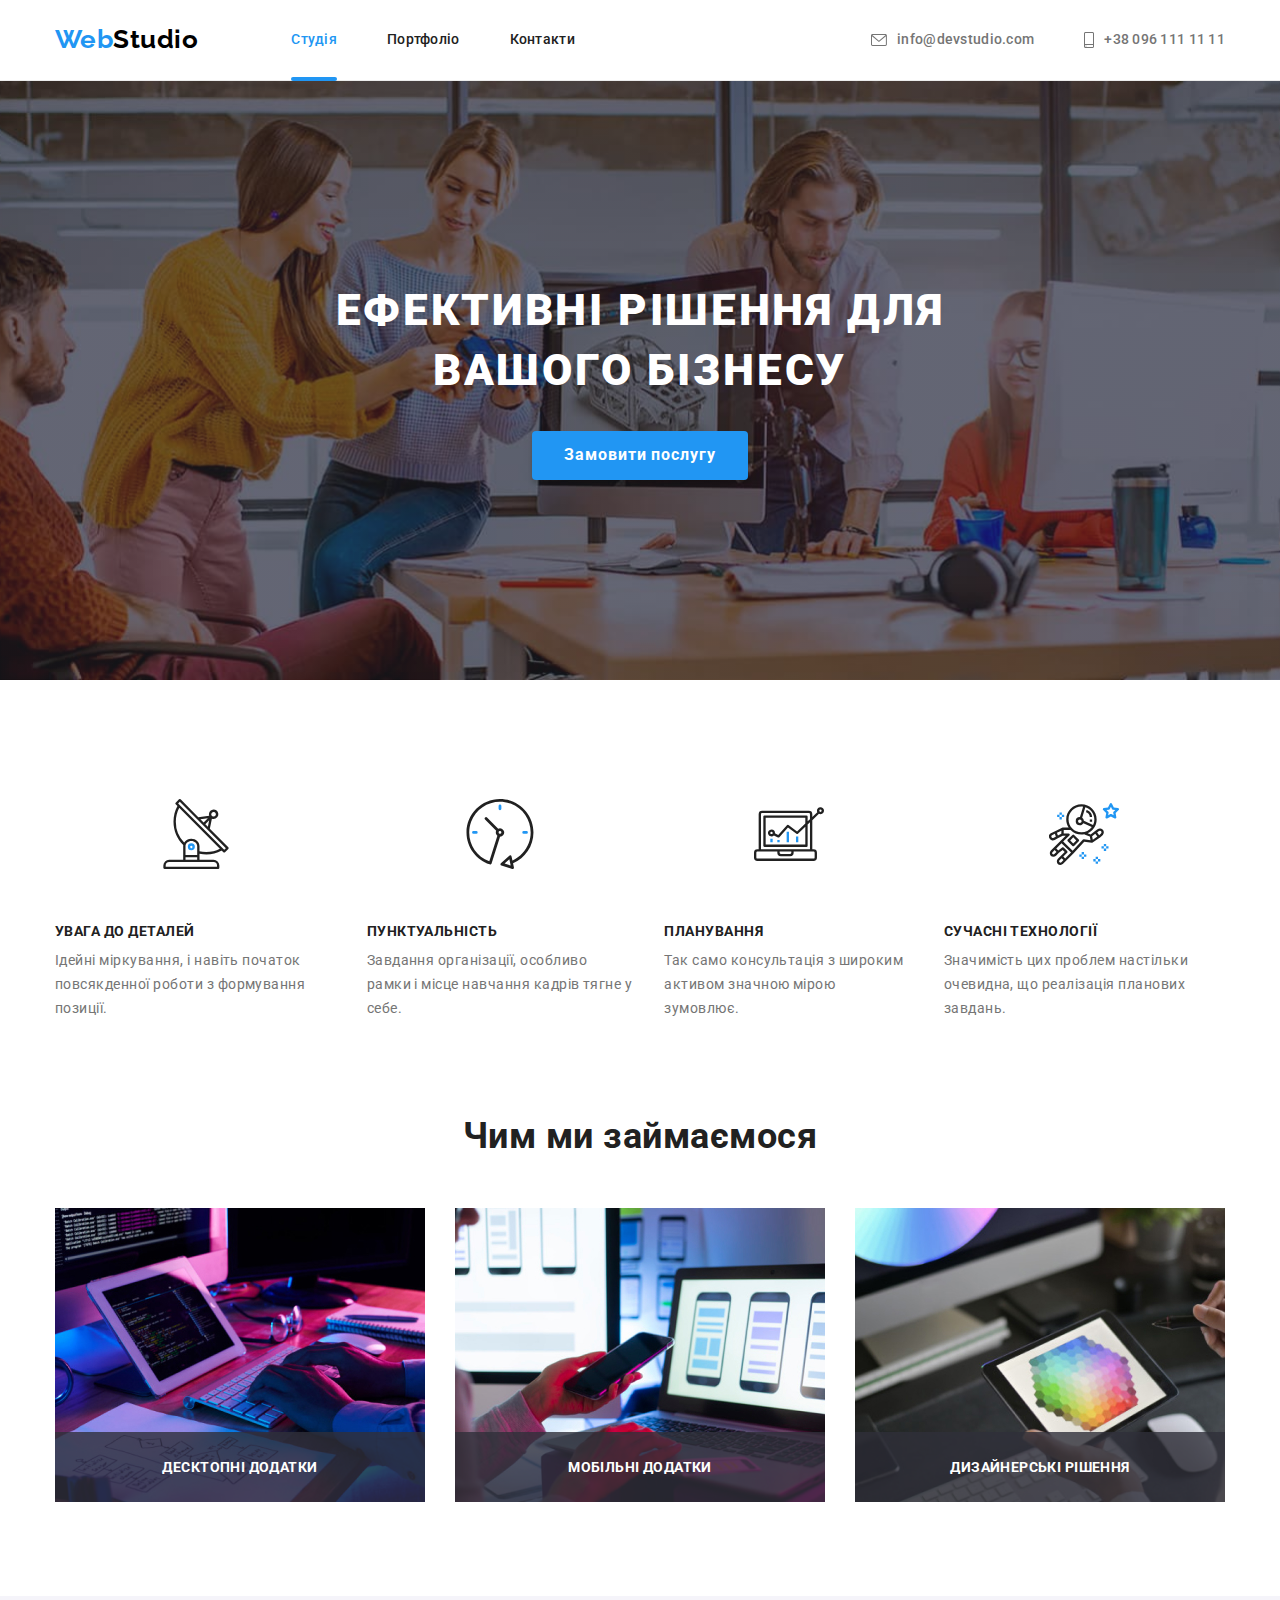
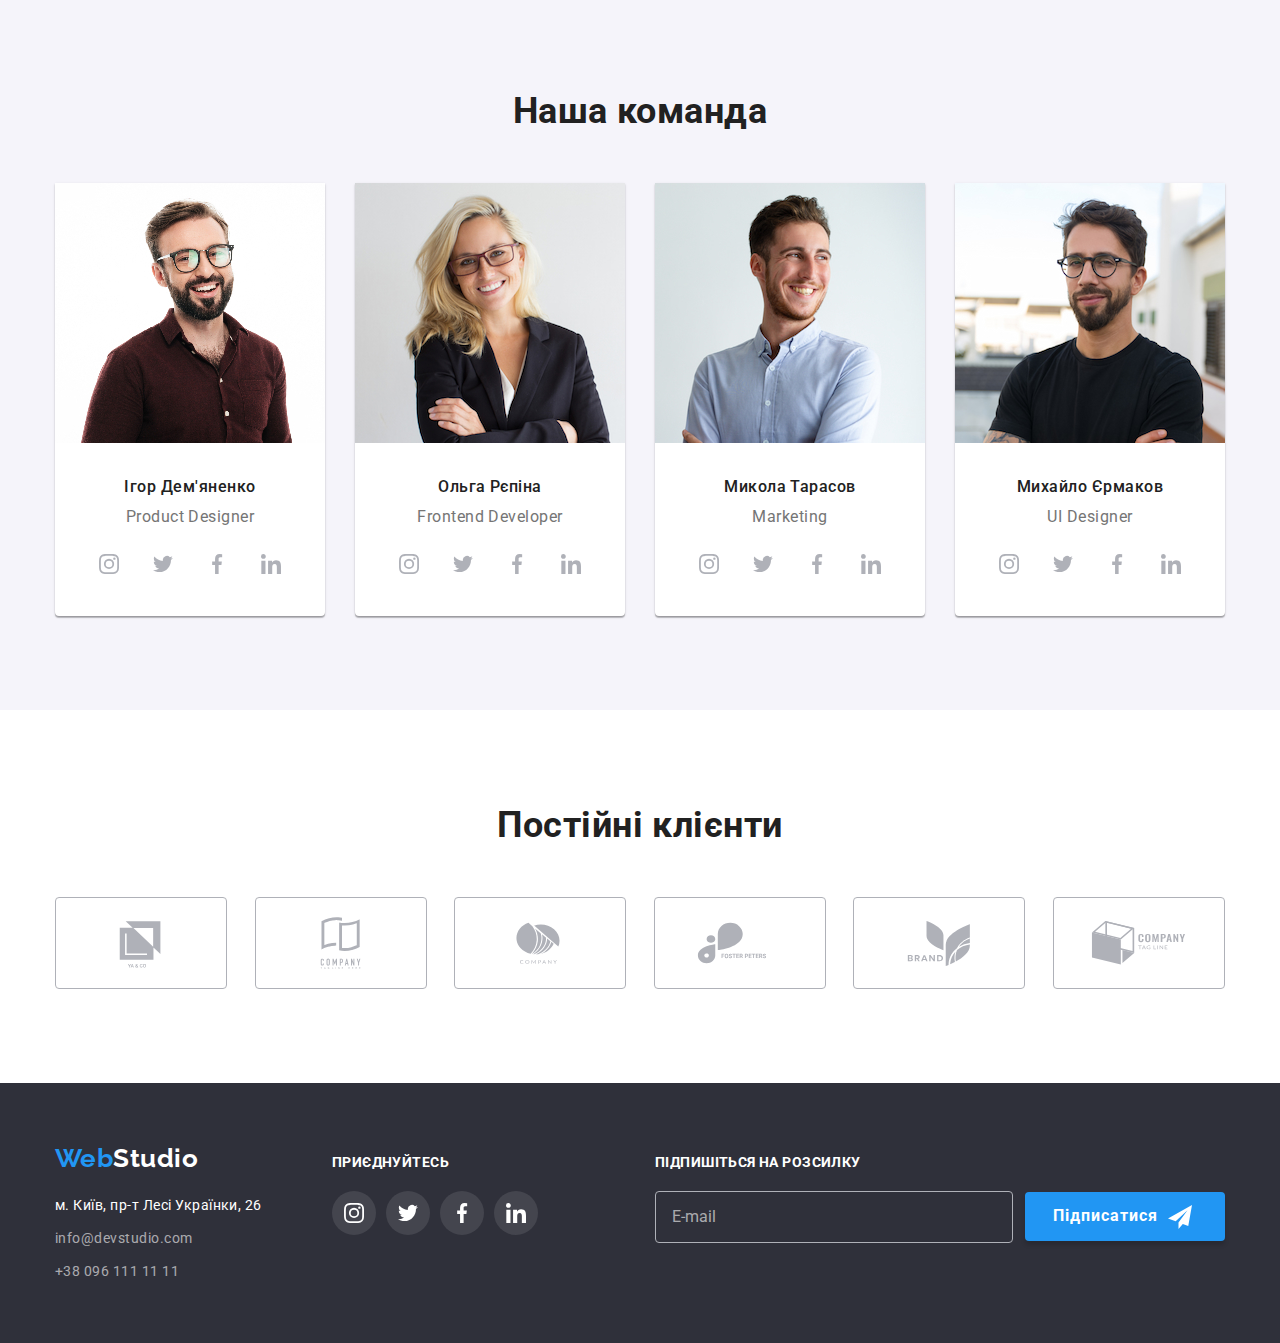
<file: index.html>
<!DOCTYPE html>
<html lang="uk">
  <head>
    <meta charset="UTF-8"/>
    <meta http-equiv="X-UA-Compatible" content="IE=edge"/>
    <meta name="viewport" content="width=device-width, initial-scale=1.0"/>
    <title>WebStudio</title>
    <link
      href="https://fonts.googleapis.com/css2?family=Raleway:wght@700&family=Roboto:wght@400;500;700;900&display=swap"
      rel="stylesheet"/>
    <link rel="stylesheet" href="./css/main.min.css"/>
  </head>
  <body>
    <!--Top Line-->
    <header class="top-line">
      <div class="container page-header">
        <a class="logo" href="/">Web<span class="logo-header">Studio</span></a>
        <nav>
          <!-- Menu navigation -->
          <ul class="site-nav list">
            <li class="site-nav__item"><a class="site-nav__link link current" href="./index.html">Студія</a></li>
            <li class="site-nav__item"><a class="site-nav__link link" href="./portfolio.html">Портфоліо</a></li>
            <li class="site-nav__item"><a class="site-nav__link link" href="">Контакти</a></li>
          </ul>
        </nav>
        <!--Contacts-->
        <ul class="contacts__list list">
          <li class="contacts__item">
            <a class="contacts__link link" href="mailto:info@devstudio.com">
              <svg class="contacts__icon" width="16" height="12">
                <use href="./images/icons.svg#icon-envelope"></use></svg>info@devstudio.com</a>
          </li>
          <li class="contacts__item">
            <a class="contacts__link link" href="tel:+380961111111">
              <svg class="contacts__icon" width="10" height="16">
                <use href="./images/icons.svg#icon-smartphone"></use></svg>+38 096 111 11 11</a>
          </li>
        </ul>
      </div>
    </header>
    <main>
      <!--Герой-->
      <section class="hero">
        <h1 class="hero__title">Ефективні рішення для вашого бізнесу</h1>
        <button class="button hero__button" data-modal-open type="button">Замовити послугу</button>
      </section>
      <!--Особливості///Прихований заголовок-->
      <section class="features">
        <div class="container">
          <h2 hidden class="features__title">Особливості</h2>
          <ul class="features__list list">
            <li class="features__item">
              <div class="features__icon">
                <svg width="70" height="70">
                  <use href="./images/icons.svg#icon-antenna"></use>
                </svg>
              </div>
              <h3 class="features__title">УВАГА ДО ДЕТАЛЕЙ</h3>
              <p class="features__description">
                Ідейні міркування, і навіть початок повсякденної роботи з
                формування позиції.
              </p>
            </li>
            <li class="features__item">
              <div class="features__icon">
                <svg width="70" height="70">
                  <use href="./images/icons.svg#icon-clock"></use>
                </svg>
              </div>
              <h3 class="features__title">ПУНКТУАЛЬНІСТЬ</h3>
              <p class="features__description">
                Завдання організації, особливо рамки і місце навчання кадрів
                тягне у себе.
              </p>
            </li>
            <li class="features__item">
              <div class="features__icon">
                <svg width="70" height="70">
                  <use href="./images/icons.svg#icon-diagram"></use>
                </svg>
              </div>
              <h3 class="features__title">ПЛАНУВАННЯ</h3>
              <p class="features__description">
                Так само консультація з широким активом значною мірою зумовлює.
              </p>
            </li>
            <li class="features__item">
              <div class="features__icon">
                <svg width="70" height="70">
                  <use href="./images/icons.svg#icon-astronaut"></use>
                </svg>
              </div>
              <h3 class="features__title">СУЧАСНІ ТЕХНОЛОГІЇ</h3>
              <p class="features__description">
                Значимість цих проблем настільки очевидна, що реалізація
                планових завдань.
              </p>
            </li>
          </ul>
        </div>
      </section>
      <!--Чим ми займаємося-->
      <section class="work">
        <div class="container">
          <h2 class="work__title">Чим ми займаємося</h2>
          <ul class="work__list list">
            <li class="work__item">
              <img
                class="work__image"
                src="./images/close-up-image-programer-working-his-desk-office_1098-18707.jpg"
                alt="Програміст працює за комп'ютером в офісі"
                width="370"
              />
              <div class="work__text-box">
                <p class="text">Десктопні додатки</p>
              </div>
            </li>
            <li class="work__item">
              <img
                class="work__image"
                src="./images/web-ui-designers-are-developing-application-smartphones-team-creators-is-working-interface-mobile-phones_8119-2713.jpg"
                alt="Веб дизайнер розробляє інтерфейс програми для смартфону"
                width="370"
              />
              <div class="work__text-box"> 
                <p class="text">Мобільні додатки</p>
              </div>
            </li>
            <li class="work__item">
              <img
                class="work__image"
                src="./images/creative-artist-web-design-with-working-colour-selection-graphic-tablet_35674-1119.jpg"
                alt="Веб дизайнер обирає колір з палітри на планшеті"
                width="370"
              />
              <div class="work__text-box">
                <p class="text">Дизайнерські рішення</p>
              </div>
            </li>
          </ul>
        </div>
      </section>
      <!--Наша команда-->
      <section class="team">
        <div class="container">
          <h2 class="team__title">Наша команда</h2>
          <ul class="team__list list">
            <li class="team__item cards">
              <img
                class="cards__image"
                src="./images/4853.jpg"
                alt="Photo"
                width="270"
              />
              <div class="cards__text">
                <h3 class="cards__title">Ігор Дем'яненко</h3>
                <p class="cards__captions" lang="en">Product Designer</p>
                <ul class="social list">
                  <li class="social__item">
                    <a
                      class="social__link link"
                      href="http://instagram.com"
                      target="_blank"
                      rel="noopener noreferrer"
                    >
                      <svg class="social__icon" width="20" height="20">
                        <use href="./images/icons.svg#icon-instagram"></use>
                      </svg>
                    </a>
                  </li>
                  <li class="social__item">
                    <a
                      class="social__link link"
                      href="http://twitter.com"
                      target="_blank"
                      rel="noopener noreferrer"
                    >
                      <svg class="social__icon" width="20" height="20">
                        <use href="./images/icons.svg#icon-twitter"></use>
                      </svg>
                    </a>
                  </li>
                  <li class="social__item">
                    <a
                      class="social__link link"
                      href="http://facebook.com"
                      target="_blank"
                      rel="noopener noreferrer"
                    >
                      <svg class="social__icon" width="20" height="20">
                        <use href="./images/icons.svg#icon-facebook"></use>
                      </svg>
                    </a>
                  </li>
                  <li class="social__item">
                    <a
                      class="social__link link"
                      href="http://LinkedIn.com"
                      target="_blank"
                      rel="noopener noreferrer"
                    >
                      <svg class="social__icon" width="20" height="20">
                        <use href="./images/icons.svg#icon-linkedin"></use>
                      </svg>
                    </a>
                  </li>
                </ul>
              </div>
            </li>
            <li class="team__item cards">
              <img
                class="cards__image"
                src="./images/5844.jpg"
                alt="Photo"
                width="270"
              />
              <div class="cards__text">
                <h3 class="cards__title">Ольга Рєпіна</h3>
                <p class="cards__captions" lang="en">Frontend Developer</p>

              <ul class="social list">
                <li class="social__item">
                  <a
                    class="social__link"
                    href="http://instagram.com"
                    target="_blank"
                    rel="noopener noreferrer"
                  >
                    <svg class="social__icon" width="20" height="20">
                      <use href="./images/icons.svg#icon-instagram"></use>
                    </svg>
                  </a>
                </li>
                <li class="social__item">
                  <a
                    class="social__link"
                    href="http://twitter.com"
                    target="_blank"
                    rel="noopener noreferrer"
                  >
                    <svg class="social__icon" width="20" height="20">
                      <use href="./images/icons.svg#icon-twitter"></use>
                    </svg>
                  </a>
                </li>
                <li class="social__item">
                  <a
                    class="social__link"
                    href="http://facebook.com"
                    target="_blank"
                    rel="noopener noreferrer"
                  >
                    <svg class="social__icon" width="20" height="20">
                      <use href="./images/icons.svg#icon-facebook"></use>
                    </svg>
                  </a>
                </li>
                <li class="social__item">
                  <a
                    class="social__link"
                    href="http://LinkedIn.com"
                    target="_blank"
                    rel="noopener noreferrer"
                  >
                    <svg class="social__icon" width="20" height="20">
                      <use href="./images/icons.svg#icon-linkedin"></use>
                    </svg>
                  </a>
                </li>
              </ul>
              </div>
            </li>
            <li class="team__item cards">
              <img
                class="image"
                src="./images/16166.jpg"
                alt="Photo"
                width="270"
              />
              <div class="cards__text">
                <h3 class="cards__title">Микола Тарасов</h3>
                <p class="cards__captions" lang="en">Marketing</p>
              
              <ul class="social list">
                <li class="social__item">
                  <a
                    class="social__link"
                    href="http://instagram.com"
                    target="_blank"
                    rel="noopener noreferrer"
                  >
                    <svg class="social__icon" width="20" height="20">
                      <use href="./images/icons.svg#icon-instagram"></use>
                    </svg>
                  </a>
                </li>
                <li class="social__item">
                  <a
                    class="social__link link"
                    href="http://twitter.com"
                    target="_blank"
                    rel="noopener noreferrer"
                  >
                    <svg class="social__icon" width="20" height="20">
                      <use href="./images/icons.svg#icon-twitter"></use>
                    </svg>
                  </a>
                </li>
                <li class="social__item">
                  <a
                    class="social__link link"
                    href="http://facebook.com"
                    target="_blank"
                    rel="noopener noreferrer"
                  >
                    <svg class="social__icon" width="20" height="20">
                      <use href="./images/icons.svg#icon-facebook"></use>
                    </svg>
                  </a>
                </li>
                <li class="social__item">
                  <a
                    class="social__link link"
                    href="http://LinkedIn.com"
                    target="_blank"
                    rel="noopener noreferrer"
                  >
                    <svg class="social__icon" width="20" height="20">
                      <use href="./images/icons.svg#icon-linkedin"></use>
                    </svg>
                  </a>
                </li>
              </ul>
              </div>
            </li>
            <li class="team__item cards">
              <img
                class="cards__image"
                src="./images/2968.jpg"
                alt="Photo"
                width="270"
              />
              <div class="cards__text">
                <h3 class="cards__title">Михайло Єрмаков</h3>
                <p class="cards__captions" lang="en">UI Designer</p>
              
              <ul class="social list">
                <li class="social__item">
                  <a
                    class="social__link link"
                    href="http://instagram.com"
                    target="_blank"
                    rel="noopener noreferrer"
                  >
                    <svg class="social__icon" width="20" height="20">
                      <use href="./images/icons.svg#icon-instagram"></use>
                    </svg>
                  </a>
                </li>
                <li class="social__item">
                  <a
                    class="social__link link"
                    href="http://twitter.com"
                    target="_blank"
                    rel="noopener noreferrer"
                  >
                    <svg class="social__icon" width="20" height="20">
                      <use href="./images/icons.svg#icon-twitter"></use>
                    </svg>
                  </a>
                </li>
                <li class="social__item">
                  <a
                    class="social__link link"
                    href="http://facebook.com"
                    target="_blank"
                    rel="noopener noreferrer"
                  >
                    <svg class="social__icon" width="20" height="20">
                      <use href="./images/icons.svg#icon-facebook"></use>
                    </svg>
                  </a>
                </li>
                <li class="social__item">
                  <a
                    class="social__link"
                    href="http://LinkedIn.com"
                    target="_blank"
                    rel="noopener noreferrer"
                  >
                    <svg class="social__icon" width="20" height="20">
                      <use href="./images/icons.svg#icon-linkedin"></use>
                    </svg>
                  </a>
                </li>
              </ul>
              </div>
            </li>
          </ul>
        </div>
      </section>
      <!--------------------------- Постійні клієнти -------------------------------------->
      <section class="clients">
        <div class="container">
          <h2 class="clients__title">Постійні клієнти</h2>
          <ul class="clients__list list">
            <li class="clients__item">
              <a
                class="clients__link link"
                href="http://"
                target="_blank"
                rel="noopener noreferrer"
              >
                <svg class="clients__icon" width="106" height="60">
                  <use href="./images/icons.svg#icon-logo-1"></use>
                </svg>
              </a>
            </li>
            <li class="clients__item">
              <a
                class="clients__link link"
                href="http://"
                target="_blank"
                rel="noopener noreferrer"
              >
                <svg class="clients__icon" width="106" height="60">
                  <use href="./images/icons.svg#icon-logo-2"></use>
                </svg>
              </a>
            </li>
            <li class="clients__item">
              <a
                class="clients__link link"
                href="http://"
                target="_blank"
                rel="noopener noreferrer"
              >
                <svg class="clients__icon" width="106" height="60">
                  <use href="./images/icons.svg#icon-logo-3"></use>
                </svg>
              </a>
            </li>
            <li class="clients__item">
              <a
                class="clients__link link"
                href="http://"
                target="_blank"
                rel="noopener noreferrer"
              >
                <svg class="clients__icon" width="106" height="60">
                  <use href="./images/icons.svg#icon-logo-4"></use>
                </svg>
              </a>
            </li>
            <li class="clients__item">
              <a
                class="clients__link link"
                href="http://"
                target="_blank"
                rel="noopener noreferrer"
              >
                <svg class="clients__icon" width="106" height="60">
                  <use href="./images/icons.svg#icon-logo-5"></use>
                </svg>
              </a>
            </li>
            <li class="clients__item">
              <a
                class="clients__link link"
                href="http://"
                target="_blank"
                rel="noopener noreferrer"
              >
                <svg class="clients__icon" width="106" height="60">
                  <use href="./images/icons.svg#icon-logo-6"></use>
                </svg>
              </a>
            </li>
          </ul>
        </div>
      </section>
    </main>
    <!--Підвал-->
    <footer class="footer">
      <div class="container">
        <div class="footer__flex">
          <div class="footer__contacts">
            <a class="logo" href="/"
              >Web<span class="logo-footer">Studio</span></a
            >
            <address>
              <ul class="address__list list">
                <li class="address__item">м. Київ, пр-т Лесі Українки, 26</li>
                <li class="address__item">
                  <a class="address__link link" href="mailto:info@devstudio.com"
                    >info@devstudio.com</a
                  >
                </li>
                <li class="address__item">
                  <a class="address__link link" href="tel:+380961111111">+38 096 111 11 11</a>
                </li>
              </ul>
            </address>
          </div>
          <div class="footer__social">
            <span class="social__title">Приєднуйтесь</span>
            <ul class="footer-icon list">
              <li class="footer-icon__item">
                <a
                  class="footer-icon__link link"
                  href="http://instagram.com"
                  target="_blank"
                  rel="noopener noreferrer"
                >
                  <svg class="footer-icon__icon" width="20" height="20">
                    <use href="./images/icons.svg#icon-instagram"></use>
                  </svg>
                </a>
              </li>
              <li class="footer-icon__item">
                <a
                  class="footer-icon__link link"
                  href="http://twitter.com"
                  target="_blank"
                  rel="noopener noreferrer"
                >
                  <svg class="footer-icon__icon" width="20" height="20">
                    <use href="./images/icons.svg#icon-twitter"></use>
                  </svg>
                </a>
              </li>
              <li class="footer-icon__item">
                <a
                  class="footer-icon__link link"
                  href="http://facebook.com"
                  target="_blank"
                  rel="noopener noreferrer"
                >
                  <svg class="footer-icon__icon" width="20" height="20">
                    <use href="./images/icons.svg#icon-facebook"></use>
                  </svg>
                </a>
              </li>
              <li class="footer-icon__item">
                <a
                  class="footer-icon__link link"
                  href="http://LinkedIn.com"
                  target="_blank"
                  rel="noopener noreferrer"
                >
                  <svg class="footer-icon__icon" width="20" height="20">
                    <use href="./images/icons.svg#icon-linkedin"></use>
                  </svg>
                </a>
              </li>
            </ul>
          </div>
          <div class="footer__push push">
            <span class="push__title">Підпишіться на розсилку</span>
            <form>
              <div class="push__form form">
                <label for="push" class="form__label">
                  <input type="email" name="email" id="push" class="form__input" placeholder="E-mail">
                </label>
                <button type="submit" class="form__button button">Підписатися
                  <svg width="24" height="24" class="form__icon">
                    <use href="./images/icons.svg#icon-send"></use>
                  </svg>
              </div>
              </button>
            </form>
          </div>
        </div>
      </div>
    </footer>
    <!-- modal -->
    <div class="backdrop is-hidden" data-modal>
      <div class="modal">
        <button class="modal-close__button" type="button" data-modal-close>
          <svg class="modal-close__icon" width="18" height="18">
            <use href="./images/icons.svg#icon-close"></use>
          </svg>
        </button>
        <!--Form  -->
        <form class="modal-form" autocomplete="off">
          <h2 class="modal-form__title">Залиште свої дані, ми вам передзвонимо</h2>
            <ul class="modal-form__list list">
              <li class="modal-form__item">
                <label for="name" class="modal-form__label">Ім'я</label>
                  <div class="form-item">
                    <input class="form-item__input" id="name" type="text" name="name">
                    <svg class="form-item__icon" width="18" height="18">
                      <use href="./images/icons.svg#icon-person"></use>
                    </svg>
                </div>
              </li>
            <li class="modal-form__item">
              <label for="tel" class="modal-form__label">Телефон</label>
              <div class="form-item">
                  <input class="form-item__input" type="tel" id="tel" name="tel">
                  <svg class="form-item__icon" width="18" height="18">
                    <use href="./images/icons.svg#icon-phone"></use>
                  </svg>
              </div>
            </li>
              
            <li class="modal-form__item">
              <label for="mail" class="modal-form__label">Пошта</label>
              <div class="form-item">
                  <input class="form-item__input" type="email" id="mail" name="mail">
                  <svg class="form-item__icon" width="18" height="18">
                    <use href="./images/icons.svg#icon-email"></use>
                  </svg>
              </div>   
            </li>
            <li class="modal-form__item">
              <label for="comment" class="modal-form__label">Коментар</label>
              <textarea class="modal-form__comment" id="comment" name="comment" cols="30" rows="10" placeholder="Введіть текст"></textarea>
            </li>
            </ul>
            <div class="privacy-policy">
              <label class="privacy-policy__text" >Погоджуюся з розсилкою та приймаю <a class="policy-link link" href="#">Умови договору</a>
              <input type="checkbox" name="policy" class="privacy-policy__check visually-hidden">
              <span class="privacy-policy__check-box"></span>
              </label>
            </div>
            <button type="submit" class="modal-send__button button">Відправити</button>
        </form>
      </div>
    </div>
    <script src="./js/modal.js"></script>
  </body>
</html>
</file>
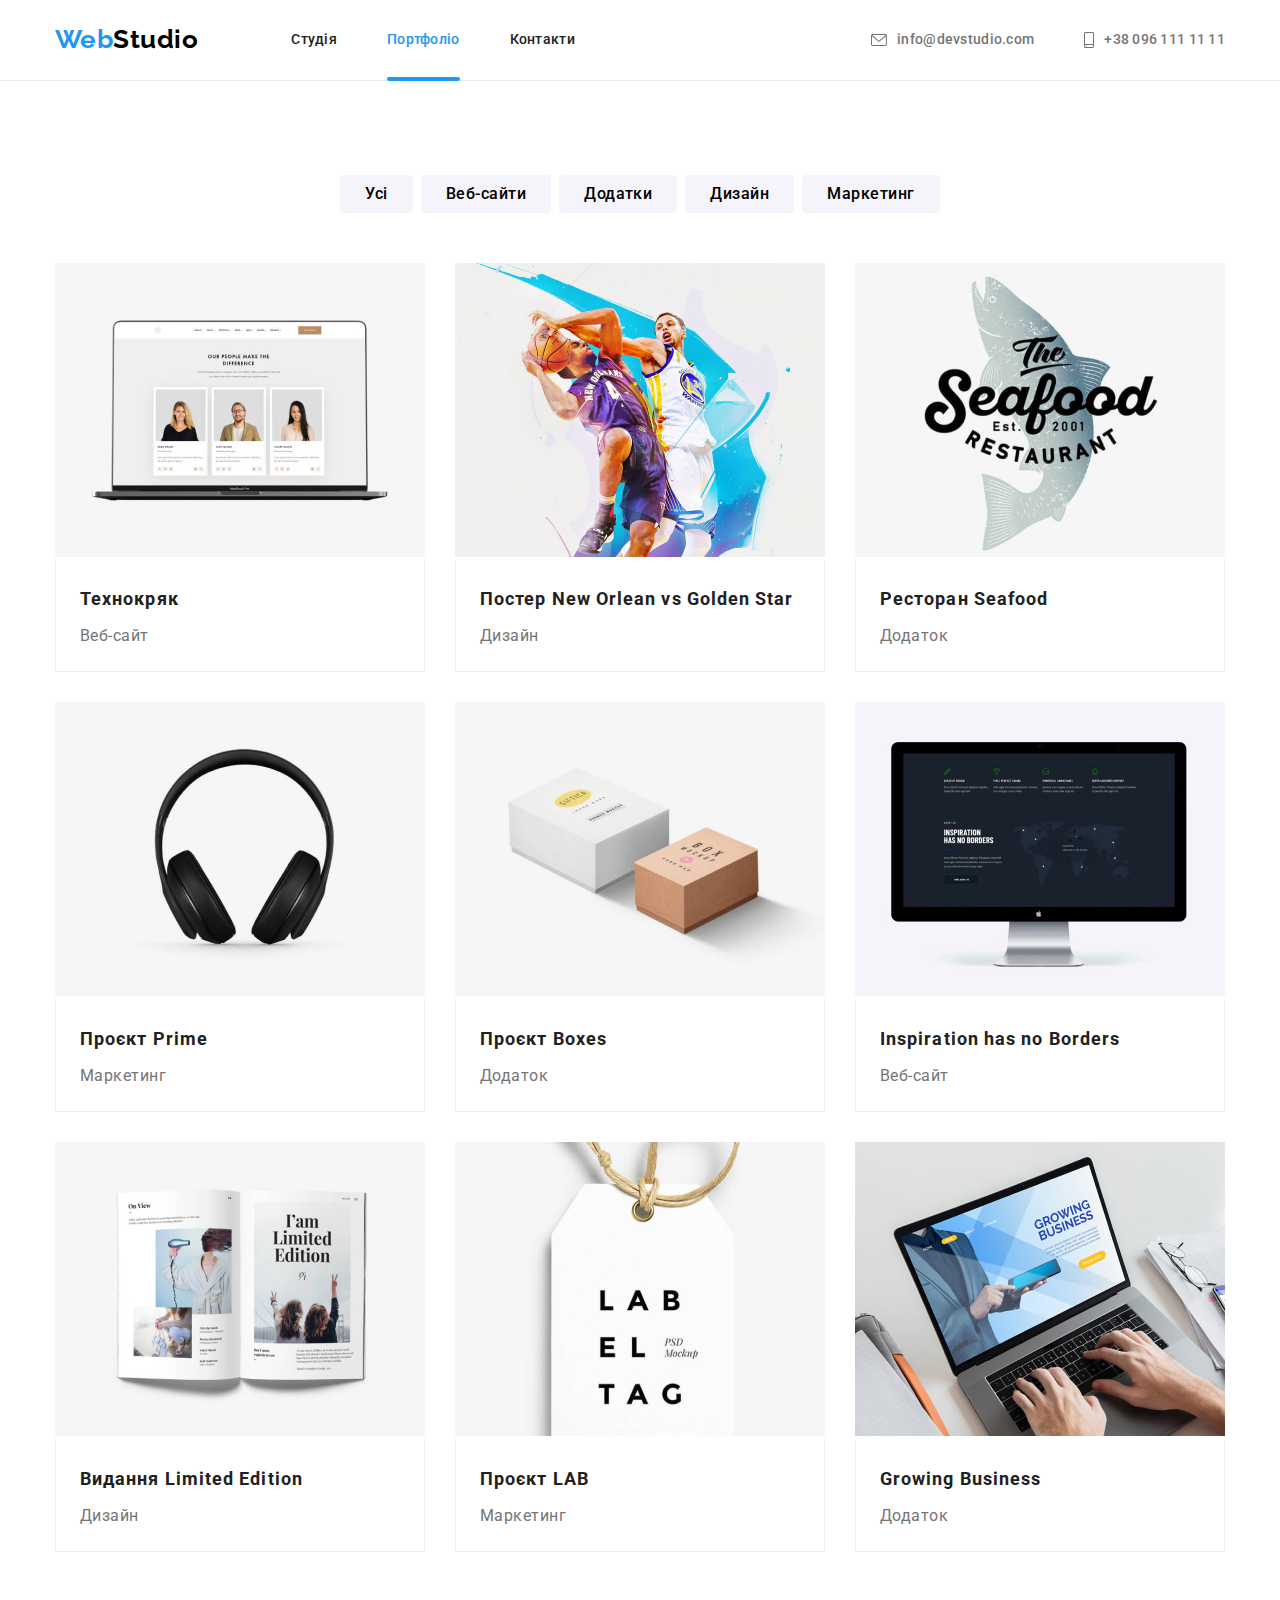
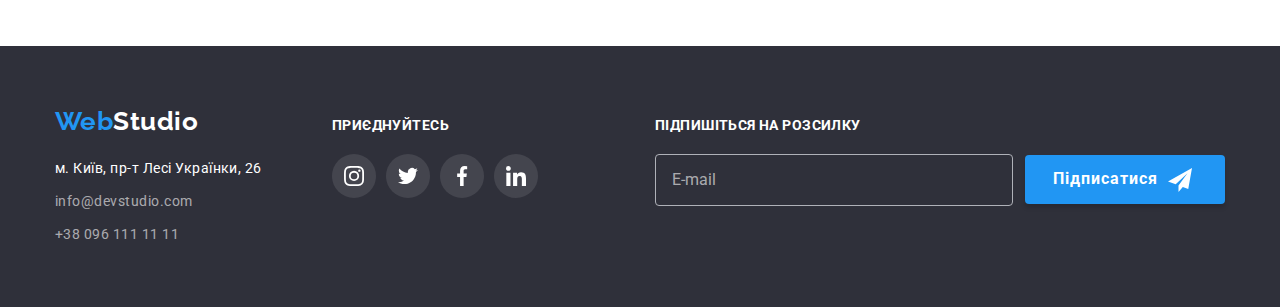
<file: portfolio.html>
<!DOCTYPE html>
<html lang="uk">

<head>
  <meta charset="UTF-8" />
  <meta http-equiv="X-UA-Compatible" content="IE=edge" />
  <meta name="viewport" content="width=device-width, initial-scale=1.0" />
  <title>WebStudio</title>
  <link href="https://fonts.googleapis.com/css2?family=Raleway:wght@700&family=Roboto:wght@400;500;700;900&display=swap"
    rel="stylesheet" />
  <link rel="stylesheet" href="./css/main.min.css" />
</head>

<body>
<!--Top Line-->
<header class="top-line">
  <div class="container page-header">
    <a class="logo" href="/">Web<span class="logo-header">Studio</span></a>
    <nav>
      <!-- Menu navigation -->
      <ul class="site-nav list">
        <li class="site-nav__item"><a class="site-nav__link link" href="./index.html">Студія</a></li>
        <li class="site-nav__item"><a class="site-nav__link link current" href="./portfolio.html">Портфоліо</a></li>
        <li class="site-nav__item"><a class="site-nav__link link" href="">Контакти</a></li>
      </ul>
    </nav>
    <!--Contacts-->
    <ul class="contacts__list list">
      <li class="contacts__item">
        <a class="contacts__link link" href="mailto:info@devstudio.com">
          <svg class="contacts__icon" width="16" height="12">
            <use href="./images/icons.svg#icon-envelope"></use>
          </svg>info@devstudio.com</a>
      </li>
      <li class="contacts__item">
        <a class="contacts__link link" href="tel:+380961111111">
          <svg class="contacts__icon" width="10" height="16">
            <use href="./images/icons.svg#icon-smartphone"></use>
          </svg>+38 096 111 11 11</a>
      </li>
    </ul>
  </div>
</header>
    <main>
      <section class="cardset">
        <div class="container">
          <h1 hidden class="cardset__title">Портфоліо</h1>
          <ul class="filter list">
            <li class="filter__item">
              <button class="button filter__button" type="button">Усі</button>
            </li>
            <li class="filter__item">
              <button class="button filter__button" type="button">Веб-сайти</button>
            </li>
            <li class="filter__item">
              <button class="button filter__button" type="button">Додатки</button>
            </li>
            <li class="filter__item">
              <button class="button filter__button" type="button">Дизайн</button>
            </li>
            <li class="filter__item">
              <button class="button filter__button" type="button">Маркетинг</button>
            </li>
          </ul>
          <ul class="gallery list">
            <li class="gallery__item">
              <a class="gallery__link link" href="">
                <div class="gallery-thumbs">
                  <img
                    class="gallery-thumbs__image"
                    src="./images/notebook.jpg"
                    alt="Photo"
                    width="370"
                  />
                  <div class="overlay">
                    <p class="overlay__text">
                      Ресурс пропонує комплексні пропозиції з різним рівнем
                      функціоналу та сервісів. Все це дозволить відвідувачу
                      отримати вичерпні відомості про компанію чи приватну
                      особу.
                    </p>
                  </div>
                </div>
                <div class="thumbs__text">
                  <h2 class="thumbs__title">Технокряк</h2>
                  <p class="thumbs__caption">Веб-сайт</p>
                </div>
              </a>
            </li>
            <li class="gallery__item">
              <a class="gallery__link link" href="">
                <div class="gallery-thumbs">
                  <img
                    class="gallery-thumbs__image"
                    src="./images/poster.jpg"
                    alt="Photo"
                    width="370"
                  />
                  <div class="overlay">
                    <p class="overlay__text">
                      Lorem ipsum dolor sit amet consectetur, adipisicing elit.
                      Inventore, iusto. Eius quaerat illum est laborum dolorum
                      quam mollitia facere corrupti inventore eveniet.
                    </p>
                  </div>
                </div>
                <div class="thumbs__text">
                  <h2 class="thumbs__title">Постер New Orlean vs Golden Star</h2>
                  <p class="thumbs__caption">Дизайн</p>
                </div>
              </a>
            </li>
            <li class="gallery__item">
              <a class="gallery__link link" href="">
                <div class="gallery-thumbs">
                  <img
                    class="gallery-thumbs__image"
                    src="./images/seafood.jpg"
                    alt="Photo"
                    width="370"
                  />
                  <div class="overlay">
                    <p class="overlay__text">
                      Lorem ipsum dolor sit amet consectetur, adipisicing elit.
                      Inventore, iusto. Eius quaerat illum est laborum dolorum
                      quam mollitia facere corrupti inventore eveniet.
                    </p>
                  </div>
                </div>
                <div class="thumbs__text">
                  <h2 class="thumbs__title">Ресторан Seafood</h2>
                  <p class="thumbs__caption">Додаток</p>
                </div>
              </a>
            </li>
            <li class="gallery__item">
              <a class="gallery__link link" href="">
                <div class="gallery-thumbs">
                  <img
                    class="gallery-thumbs__image"
                    src="./images/earphones.jpg"
                    alt="Photo"
                    width="370"
                  />
                  <div class="overlay">
                    <p class="overlay__text">
                      Lorem ipsum dolor sit amet consectetur, adipisicing elit.
                      Inventore, iusto. Eius quaerat illum est laborum dolorum
                      quam mollitia facere corrupti inventore eveniet.
                    </p>
                  </div>
                </div>
                <div class="thumbs__text">
                  <h2 class="thumbs__title">Проєкт Prime</h2>
                  <p class="thumbs__caption">Маркетинг</p>
                </div>
              </a>
            </li>
            <li class="gallery__item">
              <a class="gallery__link link" href="">
                <div class="gallery-thumbs">
                  <img
                    class="gallery-thumbs__image"
                    src="./images/boxes.jpg"
                    alt="Photo"
                    width="370"
                  />
                  <div class="overlay">
                    <p class="overlay__text">
                      Lorem ipsum dolor sit amet consectetur, adipisicing elit.
                      Inventore, iusto. Eius quaerat illum est laborum dolorum
                      quam mollitia facere corrupti inventore eveniet.
                    </p>
                  </div>
                </div>
                <div class="thumbs__text">
                  <h2 class="thumbs__title">Проєкт Boxes</h2>
                  <p class="thumbs__caption">Додаток</p>
                </div>
              </a>
            </li>
            <li class="gallery__item">
              <a class="gallery__link link" href="">
                <div class="gallery-thumbs">
                  <img
                    class="gallery-thumbs__image"
                    src="./images/monitor.jpg"
                    alt="Photo"
                    width="370"
                  />
                  <div class="overlay">
                    <p class="overlay__text">
                      Lorem ipsum dolor sit amet consectetur, adipisicing elit.
                      Inventore, iusto. Eius quaerat illum est laborum dolorum
                      quam mollitia facere corrupti inventore eveniet.
                    </p>
                  </div>
                </div>
                <div class="thumbs__text">
                  <h2 class="thumbs__title" lang="en">Inspiration has no Borders</h2>
                  <p class="thumbs__caption">Веб-сайт</p>
                </div>
              </a>
            </li>
            <li class="gallery__item">
              <a class="gallery__link link" href="">
                <div class="gallery-thumbs">
                  <img
                    class="gallery-thumbs__image"
                    src="./images/limited.jpg"
                    alt="Photo"
                    width="370"
                  />
                  <div class="overlay">
                    <p class="overlay__text">
                      Lorem ipsum dolor sit amet consectetur, adipisicing elit.
                      Inventore, iusto. Eius quaerat illum est laborum dolorum
                      quam mollitia facere corrupti inventore eveniet.
                    </p>
                  </div>
                </div>
                <div class="thumbs__text">
                  <h2 class="thumbs__title">Видання Limited Edition</h2>
                  <p class="thumbs__caption">Дизайн</p>
                </div>
              </a>
            </li>
            <li class="gallery__item">
              <a class="gallery__link link" href="">
                <div class="gallery-thumbs">
                  <img
                    class="gallery-thumbs__image"
                    src="./images/lab.jpg"
                    alt="Photo"
                    width="370"
                  />
                  <div class="overlay">
                    <p class="overlay__text">
                      Lorem ipsum dolor sit amet consectetur, adipisicing elit.
                      Inventore, iusto. Eius quaerat illum est laborum dolorum
                      quam mollitia facere corrupti inventore eveniet.
                    </p>
                  </div>
                </div>
                <div class="thumbs__text">
                  <h2 class="thumbs__title">Проєкт LAB</h2>
                  <p class="thumbs__caption">Маркетинг</p>
                </div>
              </a>
            </li>
            <li class="gallery__item">
              <a class="gallery__link link" href="">
                <div class="gallery-thumbs">
                  <img
                    class="gallery-thumbs__image"
                    src="./images/business.jpg"
                    alt="Photo"
                    width="370"
                  />
                  <div class="overlay">
                    <p class="overlay__text">
                      Lorem ipsum dolor sit amet consectetur, adipisicing elit.
                      Inventore, iusto. Eius quaerat illum est laborum dolorum
                      quam mollitia facere corrupti inventore eveniet.
                    </p>
                  </div>
                </div>
                <div class="thumbs__text">
                  <h2 class="thumbs__title" lang="en">Growing Business</h2>
                  <p class="thumbs__caption">Додаток</p>
                </div>
              </a>
            </li>
          </ul>
        </div>
      </section>
    </main>
    <!--Підвал-->
    <footer class="footer">
      <div class="container">
        <div class="footer__flex">
          <div class="footer__contacts">
            <a class="logo" href="/">Web<span class="logo-footer">Studio</span></a>
            <address>
              <ul class="address__list list">
                <li class="address__item">м. Київ, пр-т Лесі Українки, 26</li>
                <li class="address__item">
                  <a class="address__link link" href="mailto:info@devstudio.com">info@devstudio.com</a>
                </li>
                <li class="address__item">
                  <a class="address__link link" href="tel:+380961111111">+38 096 111 11 11</a>
                </li>
              </ul>
            </address>
          </div>
          <div class="footer__social">
            <span class="social__title">Приєднуйтесь</span>
            <ul class="footer-icon list">
              <li class="footer-icon__item">
                <a class="footer-icon__link link" href="http://instagram.com" target="_blank" rel="noopener noreferrer">
                  <svg class="footer-icon__icon" width="20" height="20">
                    <use href="./images/icons.svg#icon-instagram"></use>
                  </svg>
                </a>
              </li>
              <li class="footer-icon__item">
                <a class="footer-icon__link link" href="http://twitter.com" target="_blank" rel="noopener noreferrer">
                  <svg class="footer-icon__icon" width="20" height="20">
                    <use href="./images/icons.svg#icon-twitter"></use>
                  </svg>
                </a>
              </li>
              <li class="footer-icon__item">
                <a class="footer-icon__link link" href="http://facebook.com" target="_blank" rel="noopener noreferrer">
                  <svg class="footer-icon__icon" width="20" height="20">
                    <use href="./images/icons.svg#icon-facebook"></use>
                  </svg>
                </a>
              </li>
              <li class="footer-icon__item">
                <a class="footer-icon__link link" href="http://LinkedIn.com" target="_blank" rel="noopener noreferrer">
                  <svg class="footer-icon__icon" width="20" height="20">
                    <use href="./images/icons.svg#icon-linkedin"></use>
                  </svg>
                </a>
              </li>
            </ul>
          </div>
          <div class="footer__push push">
            <span class="push__title">Підпишіться на розсилку</span>
            <form>
              <div class="push__form form">
                <label for="push" class="form__label">
                  <input type="email" name="email" id="push" class="form__input" placeholder="E-mail">
                </label>
                <button type="submit" class="form__button button">Підписатися
                  <svg width="24" height="24" class="form__icon">
                    <use href="./images/icons.svg#icon-send"></use>
                  </svg>
              </div>
              </button>
            </form>
          </div>
        </div>
      </div>
    </footer>
  </body>
</html>
</file>
<file: css/main.min.css>
/*! modern-normalize v1.1.0 | MIT License | https://github.com/sindresorhus/modern-normalize */*,::after,::before{box-sizing:border-box}html{-moz-tab-size:4;-o-tab-size:4;tab-size:4}html{line-height:1.15;-webkit-text-size-adjust:100%}body{margin:0}body{font-family:system-ui,-apple-system,"Segoe UI",Roboto,Helvetica,Arial,sans-serif,"Apple Color Emoji","Segoe UI Emoji"}hr{height:0;color:inherit}abbr[title]{-webkit-text-decoration:underline dotted;text-decoration:underline dotted}b,strong{font-weight:bolder}code,kbd,pre,samp{font-family:ui-monospace,SFMono-Regular,Consolas,"Liberation Mono",Menlo,monospace;font-size:1em}small{font-size:80%}sub,sup{font-size:75%;line-height:0;position:relative;vertical-align:baseline}sub{bottom:-0.25em}sup{top:-0.5em}table{text-indent:0;border-color:inherit}button,input,optgroup,select,textarea{font-family:inherit;font-size:100%;line-height:1.15;margin:0}button,select{text-transform:none}[type=button],[type=reset],[type=submit],button{-webkit-appearance:button}::-moz-focus-inner{border-style:none;padding:0}:-moz-focusring{outline:1px dotted ButtonText}:-moz-ui-invalid{box-shadow:none}legend{padding:0}progress{vertical-align:baseline}::-webkit-inner-spin-button,::-webkit-outer-spin-button{height:auto}[type=search]{-webkit-appearance:textfield;outline-offset:-2px}::-webkit-search-decoration{-webkit-appearance:none}::-webkit-file-upload-button{-webkit-appearance:button;font:inherit}summary{display:list-item}body{background:#fff;color:#212121;font-family:"Roboto",sans-serif;letter-spacing:.03em}.link{text-decoration:none;transition:color 250ms cubic-bezier(0.4, 0, 0.2, 1)}.list{padding:0;list-style-type:none}ul,li,p,h1,h2,h3,h4,h5,h6{margin:0}.container{width:1200px;padding-left:15px;padding-right:15px;margin:0 auto}.modal-send__button,.form__button,.hero__button{padding:10px 32px;margin-top:30px;border:0;background-color:#2196f3;color:#fff;font-family:inherit;font-weight:700;font-size:16px;line-height:1.8;text-align:center;cursor:pointer;letter-spacing:.06em;box-shadow:0px 4px 4px rgba(0,0,0,.15);border-radius:4px;transition:background-color 250ms cubic-bezier(0.4, 0, 0.2, 1)}.modal-send__button:hover,.form__button:hover,.hero__button:hover,.modal-send__button:focus,.form__button:focus,.hero__button:focus{background-color:#188ce8}.form__button{display:flex;align-items:center;min-width:200px;margin:0;padding:10px 28px}.modal-close__button{position:absolute;right:8px;top:8px;margin:0;padding:0;width:30px;height:30px;display:flex;align-items:center;justify-content:center;border-radius:50%;box-shadow:none;background-color:var(--white-color);border:1px solid rgba(0,0,0,.1)}.modal-close__icon{color:currentColor;transition:fill 250ms cubic-bezier(0.4, 0, 0.2, 1)}.modal-close__button:hover .modal-close__icon,.modal-close__button:focus .modal-close__icon{fill:#2196f3}.filter__button{padding:6px 25px;border-radius:4px;cursor:pointer;background-color:#f5f4fa;font-family:inherit;font-weight:500;font-size:16px;line-height:1.6;letter-spacing:.03em;border:0;transition:color 250ms cubic-bezier(0.4, 0, 0.2, 1),background-color 250ms cubic-bezier(0.4, 0, 0.2, 1),box-shadow 250ms cubic-bezier(0.4, 0, 0.2, 1)}.filter__button:hover,.filter__button:focus{background-color:#188ce8;color:#fff;box-shadow:0px 3px 1px rgba(0,0,0,.1),0px 1px 2px rgba(0,0,0,.08),0px 2px 2px rgba(0,0,0,.12)}.logo{font-family:"Raleway";font-weight:700;font-size:26px;line-height:1.2;text-decoration:none;color:#2196f3}.logo-header{color:#000}.logo-footer{color:#fff}.hero__title{width:696px;height:120px;margin:auto;font-weight:900;font-size:44px;line-height:1.36;text-align:center;letter-spacing:.06em;text-transform:uppercase;color:#fff}.modal-form__title{font-weight:700;font-size:20px;line-height:.86;text-align:center;letter-spacing:.03em;color:#212121;margin-bottom:30px}.work__title,.team__title,.clients__title{margin-bottom:50px;font-weight:700;font-size:36px;line-height:1.2;text-align:center}.features__title{font-weight:700;font-size:14px;line-height:1.1;text-transform:uppercase}.cards__title{margin-bottom:10px;font-weight:500;font-size:16px;line-height:1.2}.social__title,.push__title{display:block;margin-bottom:20px;font-weight:700;font-size:14px;line-height:1.14;letter-spacing:.03em;text-transform:uppercase;color:#fff}.thumbs__title{margin-bottom:4px;font-weight:700;font-size:18px;line-height:2;letter-spacing:.06em}.page-header{display:flex;align-items:center}.top-line{border-bottom:1px solid #ececec}.site-nav{display:flex;font-weight:500;font-size:14px;line-height:1.1;letter-spacing:.02em}.site-nav__item:not(:last-child){margin-right:50px}.site-nav__item:first-child{margin-left:93px}.site-nav__link{position:relative;display:block;padding-top:32px;padding-bottom:32px;font-weight:500;font-size:14px;line-height:1.1;color:inherit}.site-nav__link:hover,.site-nav__link:focus{color:#2196f3}.current{color:#2196f3}.current::after{content:"";position:absolute;display:block;width:100%;height:4px;left:0px;bottom:-1px;border-radius:2px;background:#2196f3;opacity:1;transition:opasity 250ms cubic-bezier(0.4, 0, 0.2, 1)}.contacts__list{display:flex;margin-left:auto;font-weight:500;font-size:14px;line-height:1.1;letter-spacing:.02em}.contacts__item{display:flex;align-items:center}.contacts__item:not(:last-child){margin-right:50px}.contacts__link{display:flex;align-items:center;padding-top:32px;padding-bottom:32px;font-weight:500;font-size:14px;line-height:1.1;color:#757575}.contacts__icon{fill:#757575;margin-right:10px;transition:fill 250ms cubic-bezier(0.4, 0, 0.2, 1)}.contacts__link:hover,.contacts__link:focus{color:#2196f3}.contacts__link:hover .contacts__icon,.contacts__link:focus .contacts__icon{fill:#2196f3}.features,.work,.team,.clients,.cardset{padding:94px 0}.work{padding-top:0}.team{background-color:#f5f4fa}.hero{margin:0 auto;max-width:1600px;max-height:600px;padding:200px 0;text-align:center;background-image:linear-gradient(to right, rgba(47, 48, 58, 0.4), rgba(47, 48, 58, 0.4)),url(../images/hero-background.jpg);background-repeat:no-repeat;background-position:center;background-size:cover}.backdrop{position:fixed;left:0px;top:0px;width:100%;height:100%;background:rgba(0,0,0,.2);opacity:1;transition:opacity 250ms cubic-bezier(0.4, 0, 0.2, 1)}.modal{position:absolute;left:50%;top:50%;width:528px;background:#fff;box-shadow:0px 1px 3px rgba(0,0,0,.12),0px 1px 1px rgba(0,0,0,.14),0px 2px 1px rgba(0,0,0,.2);border-radius:4px;transform:scaleX(1) translate(-50%, -50%);transition:transform 250ms cubic-bezier(0.4, 0, 0.2, 1),opacity 250ms cubic-bezier(0.4, 0, 0.2, 1)}.backdrop.is-hidden{visibility:hidden;opacity:0;pointer-events:none}.backdrop.is-hidden .modal{transform:scaleX(0.7) translate(-50%, -50%)}.modal-form{display:flex;flex-direction:column;align-items:center;padding:40px;background:#fff;box-shadow:0px 1px 3px rgba(0,0,0,.12),0px 1px 1px rgba(0,0,0,.14),0px 2px 1px rgba(0,0,0,.2);border-radius:4px}.modal-form__list{width:100%}.modal-form__list .modal-form__item:not(:last-child){margin-bottom:10px}.modal-form__item{position:relative;display:flex;flex-direction:column}.form-item{position:relative}.modal-form__label{display:block;font-weight:400;font-size:12px;line-height:1.16;letter-spacing:.01em;color:#757575;margin-bottom:4px}.form-item__input{width:100%;height:40px;border:1px solid rgba(33,33,33,.2);border-radius:4px;padding:12px 42px;transition:border 250ms cubic-bezier(0.4, 0, 0.2, 1)}.form-item__icon{position:absolute;top:50%;left:12px;fill:#212121;transform:translateY(-50%);transition:fill 250ms cubic-bezier(0.4, 0, 0.2, 1)}.form-item__input:focus-visible,.modal-form__comment:focus-visible{border:1px solid #2196f3;outline:none}.form-item__input:focus+.form-icon{fill:#2196f3}.modal-form__comment::-moz-placeholder{font-weight:400;font-size:12px;line-height:1.16;letter-spacing:.01em;color:rgba(117,117,117,.5)}.modal-form__comment:-ms-input-placeholder{font-weight:400;font-size:12px;line-height:1.16;letter-spacing:.01em;color:rgba(117,117,117,.5)}.modal-form__comment::placeholder{font-weight:400;font-size:12px;line-height:1.16;letter-spacing:.01em;color:rgba(117,117,117,.5)}.modal-form__comment{width:100%;height:120px;border:1px solid rgba(33,33,33,.2);border-radius:4px;padding:12px 16px;margin-bottom:20px;resize:none}.privacy-policy{position:relative;display:flex;align-items:center;justify-content:center;width:100%}.visually-hidden{position:absolute;width:1px;height:1px;overflow:hidden;margin:-1px;border:0;padding:0;clip:rect(0 0 0 0)}.privacy-policy__check-box{position:absolute;left:13px;top:50%;transform:translateY(-50%);width:16px;height:15px;border:2px solid #212121;border-radius:2px}.privacy-policy__text{margin-left:7px;font-weight:400;font-size:14px;line-height:1.71;letter-spacing:.03em;color:#757575}.policy-link{color:#2196f3}.privacy-policy__check:checked+.privacy-policy__check-box{border-color:rgba(0,0,0,0);background-image:url(../images/check.svg);background-size:contain;background-origin:border-box}.privacy-policy:focus-within .privacy-policy__text{outline:1px solid #2196f3}.features__list{display:flex;gap:30px}.features__item{flex-basis:calc((100% - 3*var(--gap))/4)}.features__description{display:block;margin-top:10px;font-size:14px;line-height:1.7;color:#757575}.features__icon{display:flex;align-items:center;justify-content:center;height:120px;background-color:var(--bgcolor-secondary);border-radius:4px;margin-bottom:30px}.work__list{display:flex}.work__item{position:relative}.work__item:not(:last-child){margin-right:30px}.work__text-box{position:absolute;left:0;bottom:0;width:100%;background:rgba(47,48,58,.8)}.work__image{display:block;max-width:100%}.text{font-style:normal;font-weight:700;font-size:14px;line-height:16px;text-align:center;letter-spacing:.03em;text-transform:uppercase;color:#fff;padding:27px 0}.team__list{display:flex;gap:30px}.team__item{flex-basis:calc((100% - 90px)/4);background-color:#fff;text-align:center;box-shadow:0px 1px 3px rgba(0,0,0,.12),0px 1px 1px rgba(0,0,0,.14),0px 2px 1px rgba(0,0,0,.2);border-radius:0px 0px 4px 4px}.cards__text{padding:30px 0}.cards__captions{font-size:16px;line-height:1.2;color:#757575;margin-bottom:16px}.social{display:flex;align-items:center;justify-content:center}.social__item{width:44px;height:44px}.social__link{display:block;width:44px;height:44px;border-radius:50%;color:#afb1b8;background-color:#fff;transition:color 250ms cubic-bezier(0.4, 0, 0.2, 1),background-color 250ms cubic-bezier(0.4, 0, 0.2, 1)}.social__item:not(:last-child){margin-right:10px}.social__icon{margin-top:12px;fill:currentColor}.social__link:hover,.social__link:focus{background-color:#2196f3}.social__link:hover .social__icon,.social__link:focus .social__icon{color:#fff}.clients__list{display:flex;align-items:center;justify-content:space-between}.clients__item{flex-basis:calc((100% - 150px)/6)}.clients__link{display:block;height:92px;border:1px solid #afb1b8;border-radius:4px;padding:16px 32px;color:#afb1b8;transition:border 250ms cubic-bezier(0.4, 0, 0.2, 1)}.clients__icon{fill:#afb1b8;transition:fill 250ms cubic-bezier(0.4, 0, 0.2, 1)}.clients__link:hover,.clients__link:focus{border:1px solid #2196f3}.clients__link:hover .clients__icon,.clients__link:focus .clients__icon{fill:#2196f3}.footer{padding:60px 0;background-color:#2f303a}.footer__flex{display:flex;align-items:baseline;margin:0;padding:0}.address__list{margin-top:20px;font-style:normal;font-size:14px;line-height:1.7;color:#fff}.address__item:not(:last-child){margin-bottom:9px}.address__link{color:rgba(255,255,255,.6)}.address__link:hover,.address__link:focus{color:#2196f3}.footer__social{margin-left:70px}.footer-icon{display:flex;align-items:center;justify-content:center}.footer-icon__item{width:44px;height:44px}.footer-icon__link{display:block;width:44px;height:44px;border-radius:50%;color:#fff;background-color:rgba(255,255,255,.1);transition:color 250ms cubic-bezier(0.4, 0, 0.2, 1),background-color 250ms cubic-bezier(0.4, 0, 0.2, 1)}.footer-icon__item:not(:last-child){margin-right:10px}.footer-icon__icon{margin-top:12px;margin-left:12px;fill:currentColor}.footer-icon__link:hover,.footer-icon__link:focus{color:#fff;background-color:#2196f3}.footer__push{margin-left:auto}.push__form{display:flex;align-items:center;width:570px}.form__label{margin-right:12px}.form__input{width:358px;padding:15px 16px;border:1px solid #afb1b8;border-radius:4px;background-color:#2f303a;transition:background-color 250ms cubic-bezier(0.4, 0, 0.2, 1)}.form__input:focus{border-color:#2196f3;outline:#2196f3}.form__input::-moz-placeholder{font-size:16px;line-height:1.25;color:rgba(255,255,255,.6)}.form__input:-ms-input-placeholder{font-size:16px;line-height:1.25;color:rgba(255,255,255,.6)}.form__input,.form__input::placeholder{font-size:16px;line-height:1.25;color:rgba(255,255,255,.6)}.form__icon{fill:#fff;margin-left:10px}.filter{margin-bottom:50px;display:flex;justify-content:center}.filter__item:not(:last-child){margin-right:8px}.gallery{position:relative;display:flex;flex-wrap:wrap;gap:30px}.thumbs__caption{font-size:16px;line-height:1.9;color:#757575}.thumbs__text{padding:20px 24px;border-left:1px solid #eee;border-right:1px solid #eee;border-bottom:1px solid #eee}.gallery__link{display:block;color:inherit;transition:box-shadow 250ms cubic-bezier(0.4, 0, 0.2, 1)}.gallery__item{flex-basis:calc((100% - 60px)/3)}.gallery-thumbs{position:relative;overflow:hidden}.overlay{position:absolute;width:100%;height:100%;top:0;left:0}.overlay__text{display:block;font-weight:400;font-size:18px;line-height:1.56;letter-spacing:.03em;color:#fff;border:none;padding:63px 24px;transform:translateY(150%);transition:transform 250ms cubic-bezier(0.4, 0, 0.2, 1)}.gallery-thumbs::before{content:"";display:inline-block;position:absolute;width:100%;height:100%;background:rgba(33,150,243,.9);transform:translateY(101%);transition:transform 250ms cubic-bezier(0.4, 0, 0.2, 1)}.gallery__link:hover .gallery-thumbs::before,.gallery__link:focus .gallery-thumbs::before{transform:translateY(0)}.gallery__link:hover .overlay__text,.gallery__link:focus .overlay__text{transform:translateY(0)}.gallery__link:hover,.gallery__link:focus{box-shadow:0px 1px 1px rgba(0,0,0,.12),0px 4px 4px rgba(0,0,0,.06),1px 4px 6px rgba(0,0,0,.16)}/*# sourceMappingURL=main.min.css.map */
</file>
